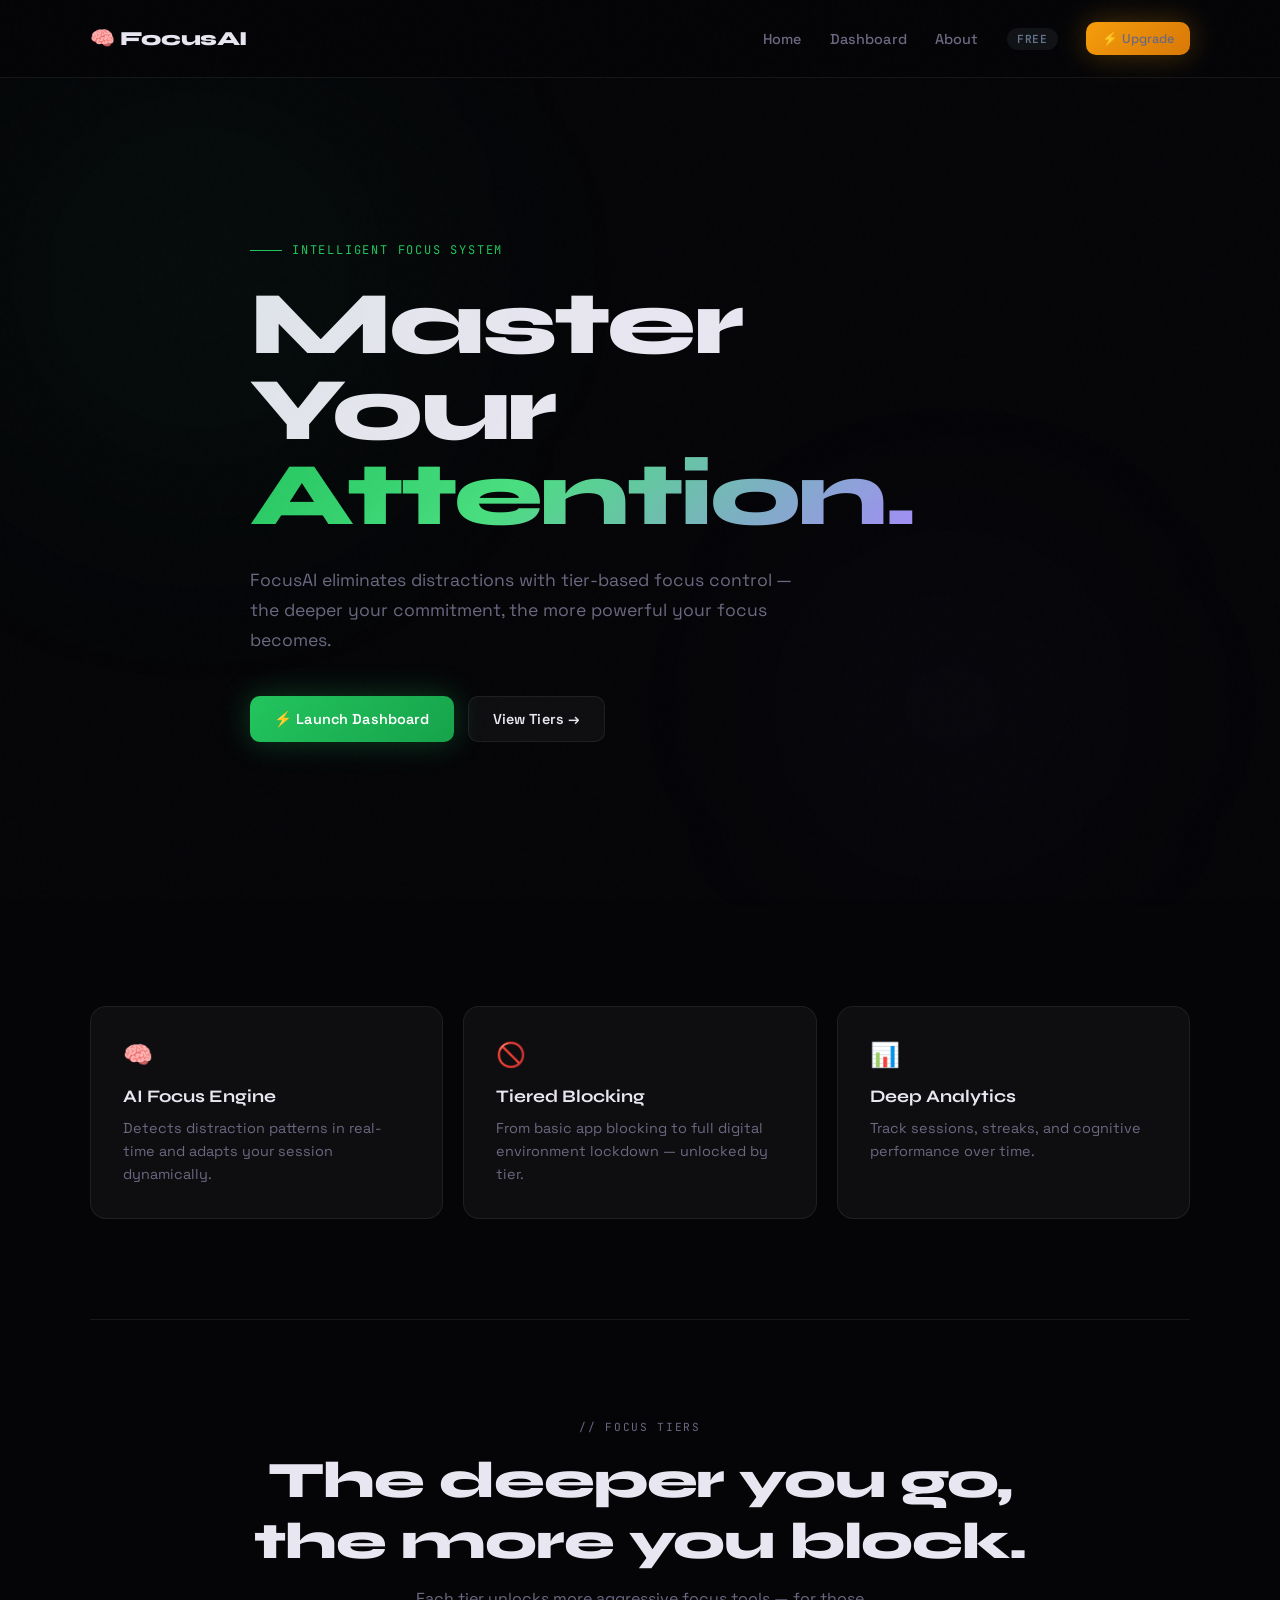
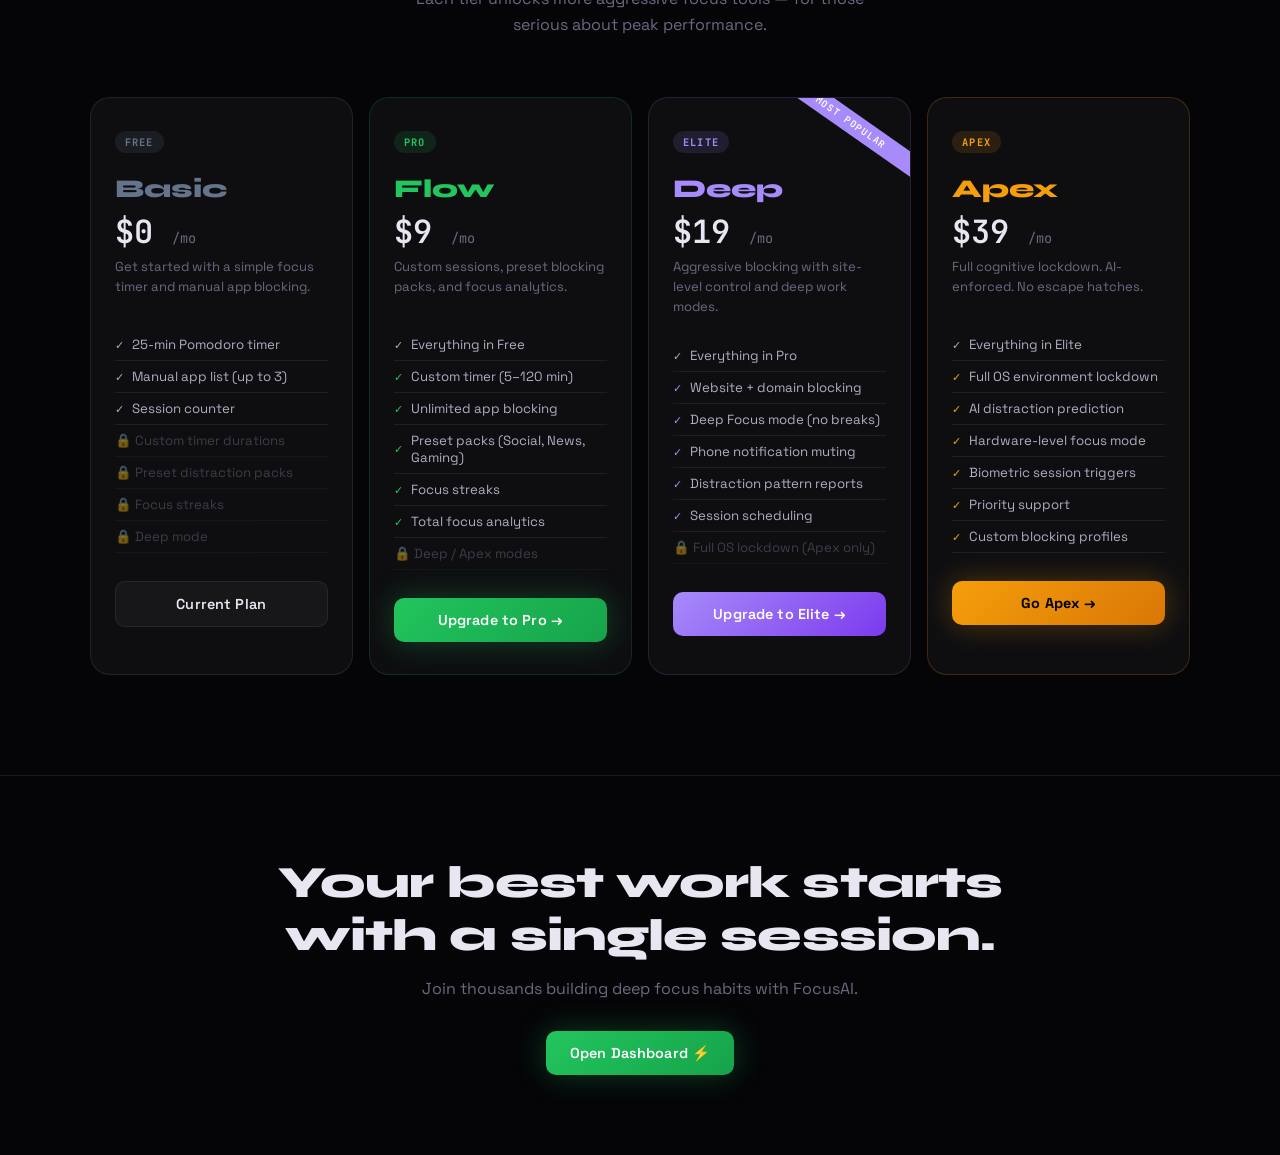
<file: index.html>
<!DOCTYPE html>
<html lang="en">
<head>
  <meta charset="UTF-8">
  <meta name="viewport" content="width=device-width, initial-scale=1.0">
  <title>FocusAI — Master Your Attention</title>
  <link rel="stylesheet" href="style.css">
</head>
<body>

<nav class="navbar">
  <div class="nav-logo">🧠 FocusAI</div>
  <div class="nav-links">
    <a href="index.html">Home</a>
    <a href="app.html">Dashboard</a>
    <a href="about.html">About</a>
    <span class="nav-tier-badge" id="navTierBadge" style="background:rgba(100,116,139,0.12);color:#64748b;">FREE</span>
    <a href="#upgrade" class="btn btn-upgrade" onclick="openUpgradeModal()" style="padding:8px 16px;font-size:0.8rem;">⚡ Upgrade</a>
  </div>
</nav>

<!-- HERO -->
<section class="hero">
  <div class="hero-bg-orb orb-1"></div>
  <div class="hero-bg-orb orb-2"></div>
  <div class="hero-content">
    <div class="hero-eyebrow">Intelligent Focus System</div>
    <h1>Master<br>Your <span>Attention.</span></h1>
    <p>FocusAI eliminates distractions with tier-based focus control — the deeper your commitment, the more powerful your focus becomes.</p>
    <div class="hero-cta">
      <a href="app.html" class="btn btn-primary">⚡ Launch Dashboard</a>
      <a href="#tiers" class="btn btn-ghost">View Tiers →</a>
    </div>
  </div>
</section>

<!-- FEATURES -->
<section class="features">
  <div class="feature-card">
    <span class="feature-icon">🧠</span>
    <h3>AI Focus Engine</h3>
    <p>Detects distraction patterns in real-time and adapts your session dynamically.</p>
  </div>
  <div class="feature-card">
    <span class="feature-icon">🚫</span>
    <h3>Tiered Blocking</h3>
    <p>From basic app blocking to full digital environment lockdown — unlocked by tier.</p>
  </div>
  <div class="feature-card">
    <span class="feature-icon">📊</span>
    <h3>Deep Analytics</h3>
    <p>Track sessions, streaks, and cognitive performance over time.</p>
  </div>
</section>

<div class="divider"></div>

<!-- TIERS -->
<section class="tiers-section" id="tiers">
  <div class="section-header">
    <span class="section-label">// Focus Tiers</span>
    <h2>The deeper you go,<br>the more you block.</h2>
    <p>Each tier unlocks more aggressive focus tools — for those serious about peak performance.</p>
  </div>

  <div class="tiers-grid">

    <!-- FREE -->
    <div class="tier-card tier-free" id="tierCard-free">
      <span class="tier-badge">Free</span>
      <div class="tier-name">Basic</div>
      <div class="tier-price">$0 <span>/mo</span></div>
      <div class="tier-desc">Get started with a simple focus timer and manual app blocking.</div>
      <ul class="tier-features">
        <li><span class="check">✓</span> 25-min Pomodoro timer</li>
        <li><span class="check">✓</span> Manual app list (up to 3)</li>
        <li><span class="check">✓</span> Session counter</li>
        <li class="locked">🔒 Custom timer durations</li>
        <li class="locked">🔒 Preset distraction packs</li>
        <li class="locked">🔒 Focus streaks</li>
        <li class="locked">🔒 Deep mode</li>
      </ul>
      <button class="btn btn-ghost" style="width:100%;justify-content:center;" onclick="setTier('free')">Current Plan</button>
    </div>

    <!-- PRO -->
    <div class="tier-card tier-pro">
      <span class="tier-badge">Pro</span>
      <div class="tier-name">Flow</div>
      <div class="tier-price">$9 <span>/mo</span></div>
      <div class="tier-desc">Custom sessions, preset blocking packs, and focus analytics.</div>
      <ul class="tier-features">
        <li><span class="check">✓</span> Everything in Free</li>
        <li><span class="check text-pro">✓</span> Custom timer (5–120 min)</li>
        <li><span class="check text-pro">✓</span> Unlimited app blocking</li>
        <li><span class="check text-pro">✓</span> Preset packs (Social, News, Gaming)</li>
        <li><span class="check text-pro">✓</span> Focus streaks</li>
        <li><span class="check text-pro">✓</span> Total focus analytics</li>
        <li class="locked">🔒 Deep / Apex modes</li>
      </ul>
      <button class="btn btn-primary" style="width:100%;justify-content:center;" onclick="openUpgradeModal('pro')">Upgrade to Pro →</button>
    </div>

    <!-- ELITE -->
    <div class="tier-card tier-elite popular">
      <span class="tier-badge">Elite</span>
      <div class="tier-name">Deep</div>
      <div class="tier-price">$19 <span>/mo</span></div>
      <div class="tier-desc">Aggressive blocking with site-level control and deep work modes.</div>
      <ul class="tier-features">
        <li><span class="check">✓</span> Everything in Pro</li>
        <li><span class="check text-elite">✓</span> Website + domain blocking</li>
        <li><span class="check text-elite">✓</span> Deep Focus mode (no breaks)</li>
        <li><span class="check text-elite">✓</span> Phone notification muting</li>
        <li><span class="check text-elite">✓</span> Distraction pattern reports</li>
        <li><span class="check text-elite">✓</span> Session scheduling</li>
        <li class="locked">🔒 Full OS lockdown (Apex only)</li>
      </ul>
      <button class="btn" style="width:100%;justify-content:center;background:linear-gradient(135deg,#a78bfa,#7c3aed);color:#fff;" onclick="openUpgradeModal('elite')">Upgrade to Elite →</button>
    </div>

    <!-- APEX -->
    <div class="tier-card tier-apex">
      <span class="tier-badge">Apex</span>
      <div class="tier-name">Apex</div>
      <div class="tier-price">$39 <span>/mo</span></div>
      <div class="tier-desc">Full cognitive lockdown. AI-enforced. No escape hatches.</div>
      <ul class="tier-features">
        <li><span class="check">✓</span> Everything in Elite</li>
        <li><span class="check text-apex">✓</span> Full OS environment lockdown</li>
        <li><span class="check text-apex">✓</span> AI distraction prediction</li>
        <li><span class="check text-apex">✓</span> Hardware-level focus mode</li>
        <li><span class="check text-apex">✓</span> Biometric session triggers</li>
        <li><span class="check text-apex">✓</span> Priority support</li>
        <li><span class="check text-apex">✓</span> Custom blocking profiles</li>
      </ul>
      <button class="btn btn-upgrade" style="width:100%;justify-content:center;" onclick="openUpgradeModal('apex')">Go Apex →</button>
    </div>

  </div>
</section>

<!-- CTA -->
<section class="cta-section">
  <h2>Your best work starts<br>with a single session.</h2>
  <p>Join thousands building deep focus habits with FocusAI.</p>
  <a href="app.html" class="btn btn-primary">Open Dashboard ⚡</a>
</section>

<!-- UPGRADE MODAL -->
<div class="modal-overlay" id="upgradeModal">
  <div class="modal">
    <button class="modal-close" onclick="closeUpgradeModal()">✕</button>
    <div class="modal-title">Upgrade Your Focus</div>
    <div class="modal-sub">Select a tier and unlock deeper blocking capabilities.</div>

    <div class="modal-tiers">
      <div class="modal-tier-card tier-free" id="mcard-free" onclick="selectModalTier('free')">
        <span class="tier-badge" style="background:rgba(100,116,139,0.12);color:#64748b;">Free</span>
        <div class="modal-tier-name text-free">Basic</div>
        <div class="modal-tier-price">$0 <small>/mo</small></div>
        <ul class="modal-feature-list">
          <li><span class="fi">◦</span> 25-min timer</li>
          <li><span class="fi">◦</span> 3 blocked apps</li>
          <li><span class="fi">◦</span> Basic stats</li>
        </ul>
      </div>

      <div class="modal-tier-card tier-pro" id="mcard-pro" onclick="selectModalTier('pro')">
        <span class="tier-badge" style="background:rgba(34,197,94,0.12);color:#22c55e;">Pro</span>
        <div class="modal-tier-name text-pro">Flow</div>
        <div class="modal-tier-price">$9 <small>/mo</small></div>
        <ul class="modal-feature-list">
          <li><span class="fi">✓</span> Custom timer durations</li>
          <li><span class="fi">✓</span> Unlimited blocking</li>
          <li><span class="fi">✓</span> Preset packs</li>
          <li><span class="fi">✓</span> Focus streaks</li>
        </ul>
      </div>

      <div class="modal-tier-card tier-elite" id="mcard-elite" onclick="selectModalTier('elite')">
        <span class="tier-badge" style="background:rgba(167,139,250,0.12);color:#a78bfa;">Elite</span>
        <div class="modal-tier-name text-elite">Deep</div>
        <div class="modal-tier-price">$19 <small>/mo</small></div>
        <ul class="modal-feature-list">
          <li><span class="fi">✓</span> Website blocking</li>
          <li><span class="fi">✓</span> Deep Focus mode</li>
          <li><span class="fi">✓</span> Distraction reports</li>
          <li><span class="fi">✓</span> Session scheduling</li>
        </ul>
      </div>

      <div class="modal-tier-card tier-apex" id="mcard-apex" onclick="selectModalTier('apex')">
        <span class="tier-badge" style="background:rgba(245,158,11,0.12);color:#f59e0b;">Apex</span>
        <div class="modal-tier-name text-apex">Apex</div>
        <div class="modal-tier-price">$39 <small>/mo</small></div>
        <ul class="modal-feature-list">
          <li><span class="fi">✓</span> OS-level lockdown</li>
          <li><span class="fi">✓</span> AI predictions</li>
          <li><span class="fi">✓</span> Biometric triggers</li>
          <li><span class="fi">✓</span> Custom profiles</li>
        </ul>
      </div>
    </div>

    <div class="modal-actions">
      <button class="btn btn-primary" id="confirmUpgradeBtn" onclick="confirmUpgrade()">Confirm Upgrade</button>
      <button class="btn btn-ghost" onclick="closeUpgradeModal()">Maybe later</button>
      <span class="selected-tier-label" id="selectedTierLabel"></span>
    </div>
  </div>
</div>

<script src="tier.js"></script>
<script>
  updateNavBadge();
</script>
</body>
</html>
</file>
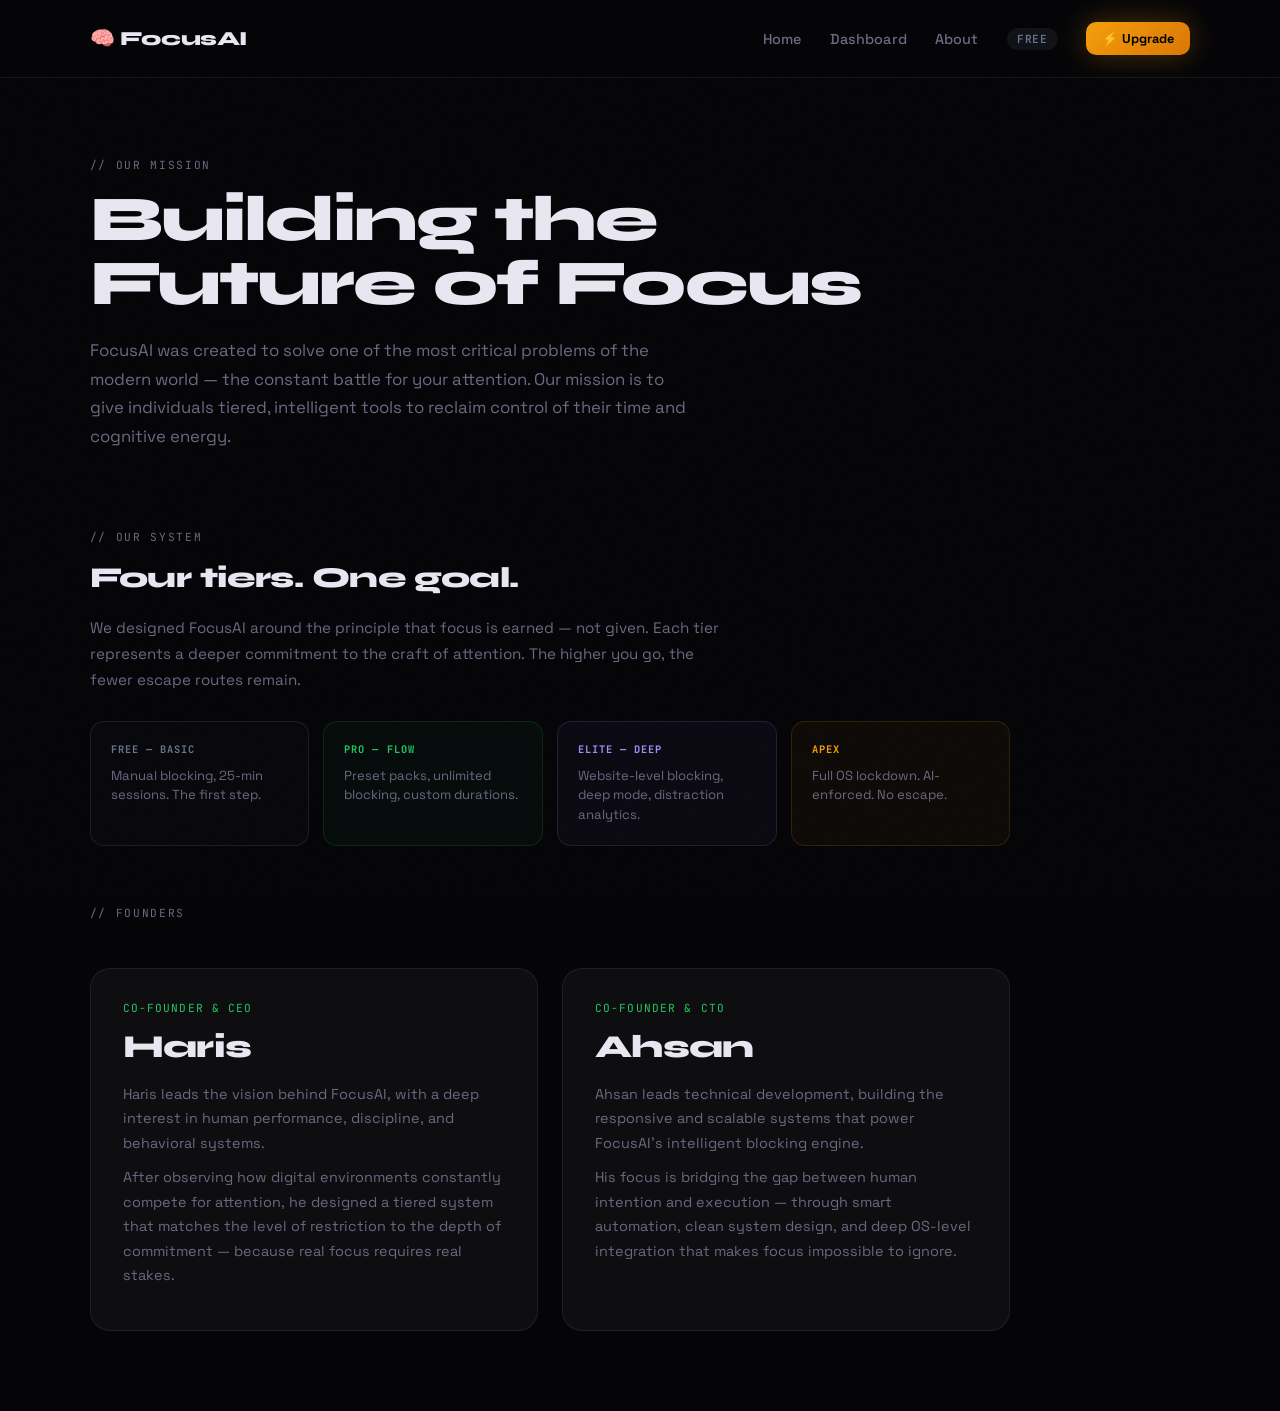
<file: about.html>
<!DOCTYPE html>
<html lang="en">
<head>
  <meta charset="UTF-8">
  <meta name="viewport" content="width=device-width, initial-scale=1.0">
  <title>About — FocusAI</title>
  <link rel="stylesheet" href="style.css">
</head>
<body>

<nav class="navbar">
  <div class="nav-logo">🧠 FocusAI</div>
  <div class="nav-links">
    <a href="index.html">Home</a>
    <a href="app.html">Dashboard</a>
    <a href="about.html">About</a>
    <span class="nav-tier-badge" id="navTierBadge" style="background:rgba(100,116,139,0.12);color:#64748b;">FREE</span>
    <button class="btn btn-upgrade" onclick="openUpgradeModal()" style="padding:8px 16px;font-size:0.8rem;border:none;cursor:pointer;">⚡ Upgrade</button>
  </div>
</nav>

<div class="about-wrap">

  <div class="about-hero">
    <span class="section-label">// Our Mission</span>
    <h1>Building the<br>Future of Focus</h1>
    <p class="about-intro">
      FocusAI was created to solve one of the most critical problems of the modern world —
      the constant battle for your attention. Our mission is to give individuals tiered, intelligent
      tools to reclaim control of their time and cognitive energy.
    </p>
  </div>

  <div style="margin-bottom:60px;">
    <span class="section-label">// Our System</span>
    <h2 style="font-family:'Syne',sans-serif;font-size:1.8rem;font-weight:800;margin-bottom:20px;letter-spacing:-0.02em;">Four tiers. One goal.</h2>
    <p style="color:var(--muted);max-width:640px;line-height:1.7;font-size:0.95rem;">
      We designed FocusAI around the principle that focus is earned — not given. Each tier represents a deeper
      commitment to the craft of attention. The higher you go, the fewer escape routes remain.
    </p>

    <div style="display:grid;grid-template-columns:repeat(4,1fr);gap:14px;margin-top:28px;">
      <div style="padding:20px;border-radius:14px;border:1px solid rgba(100,116,139,0.2);background:rgba(100,116,139,0.04);">
        <div style="font-family:'JetBrains Mono',monospace;font-size:0.65rem;color:#64748b;font-weight:700;letter-spacing:0.1em;margin-bottom:10px;">FREE — BASIC</div>
        <p style="font-size:0.82rem;color:var(--muted);line-height:1.5;">Manual blocking, 25-min sessions. The first step.</p>
      </div>
      <div style="padding:20px;border-radius:14px;border:1px solid rgba(34,197,94,0.15);background:rgba(34,197,94,0.04);">
        <div style="font-family:'JetBrains Mono',monospace;font-size:0.65rem;color:#22c55e;font-weight:700;letter-spacing:0.1em;margin-bottom:10px;">PRO — FLOW</div>
        <p style="font-size:0.82rem;color:var(--muted);line-height:1.5;">Preset packs, unlimited blocking, custom durations.</p>
      </div>
      <div style="padding:20px;border-radius:14px;border:1px solid rgba(167,139,250,0.15);background:rgba(167,139,250,0.04);">
        <div style="font-family:'JetBrains Mono',monospace;font-size:0.65rem;color:#a78bfa;font-weight:700;letter-spacing:0.1em;margin-bottom:10px;">ELITE — DEEP</div>
        <p style="font-size:0.82rem;color:var(--muted);line-height:1.5;">Website-level blocking, deep mode, distraction analytics.</p>
      </div>
      <div style="padding:20px;border-radius:14px;border:1px solid rgba(245,158,11,0.15);background:rgba(245,158,11,0.04);">
        <div style="font-family:'JetBrains Mono',monospace;font-size:0.65rem;color:#f59e0b;font-weight:700;letter-spacing:0.1em;margin-bottom:10px;">APEX</div>
        <p style="font-size:0.82rem;color:var(--muted);line-height:1.5;">Full OS lockdown. AI-enforced. No escape.</p>
      </div>
    </div>
  </div>

  <div>
    <span class="section-label">// Founders</span>
    <div class="founders-grid">

      <div class="founder-card">
        <span class="founder-role">Co-Founder & CEO</span>
        <div class="founder-name">Haris</div>
        <p>
          Haris leads the vision behind FocusAI, with a deep interest in human performance,
          discipline, and behavioral systems.
        </p>
        <p>
          After observing how digital environments constantly compete for attention, he designed
          a tiered system that matches the level of restriction to the depth of commitment — because
          real focus requires real stakes.
        </p>
      </div>

      <div class="founder-card">
        <span class="founder-role">Co-Founder & CTO</span>
        <div class="founder-name">Ahsan</div>
        <p>
          Ahsan leads technical development, building the responsive and scalable systems
          that power FocusAI's intelligent blocking engine.
        </p>
        <p>
          His focus is bridging the gap between human intention and execution — through smart
          automation, clean system design, and deep OS-level integration that makes focus
          impossible to ignore.
        </p>
      </div>

    </div>
  </div>

</div>

<!-- UPGRADE MODAL -->
<div class="modal-overlay" id="upgradeModal">
  <div class="modal">
    <button class="modal-close" onclick="closeUpgradeModal()">✕</button>
    <div class="modal-title">Upgrade Your Focus</div>
    <div class="modal-sub">Select a tier to unlock deeper focus capabilities.</div>
    <div class="modal-tiers">
      <div class="modal-tier-card tier-free" id="mcard-free" onclick="selectModalTier('free')">
        <span class="tier-badge" style="background:rgba(100,116,139,0.12);color:#64748b;">Free</span>
        <div class="modal-tier-name text-free">Basic</div>
        <div class="modal-tier-price">$0 <small>/mo</small></div>
        <ul class="modal-feature-list"><li><span class="fi">◦</span> 25-min timer</li><li><span class="fi">◦</span> 3 blocked apps</li></ul>
      </div>
      <div class="modal-tier-card tier-pro" id="mcard-pro" onclick="selectModalTier('pro')">
        <span class="tier-badge" style="background:rgba(34,197,94,0.12);color:#22c55e;">Pro</span>
        <div class="modal-tier-name text-pro">Flow</div>
        <div class="modal-tier-price">$9 <small>/mo</small></div>
        <ul class="modal-feature-list"><li><span class="fi">✓</span> Custom timers</li><li><span class="fi">✓</span> Unlimited blocking</li><li><span class="fi">✓</span> Preset packs</li></ul>
      </div>
      <div class="modal-tier-card tier-elite" id="mcard-elite" onclick="selectModalTier('elite')">
        <span class="tier-badge" style="background:rgba(167,139,250,0.12);color:#a78bfa;">Elite</span>
        <div class="modal-tier-name text-elite">Deep</div>
        <div class="modal-tier-price">$19 <small>/mo</small></div>
        <ul class="modal-feature-list"><li><span class="fi">✓</span> Website blocking</li><li><span class="fi">✓</span> Deep mode</li><li><span class="fi">✓</span> Distraction charts</li></ul>
      </div>
      <div class="modal-tier-card tier-apex" id="mcard-apex" onclick="selectModalTier('apex')">
        <span class="tier-badge" style="background:rgba(245,158,11,0.12);color:#f59e0b;">Apex</span>
        <div class="modal-tier-name text-apex">Apex</div>
        <div class="modal-tier-price">$39 <small>/mo</small></div>
        <ul class="modal-feature-list"><li><span class="fi">✓</span> OS lockdown</li><li><span class="fi">✓</span> AI predictions</li><li><span class="fi">✓</span> Biometric triggers</li></ul>
      </div>
    </div>
    <div class="modal-actions">
      <button class="btn btn-primary" id="confirmUpgradeBtn" onclick="confirmUpgrade()">Confirm Upgrade</button>
      <button class="btn btn-ghost" onclick="closeUpgradeModal()">Maybe later</button>
      <span class="selected-tier-label" id="selectedTierLabel"></span>
    </div>
  </div>
</div>

<script src="tier.js"></script>
<script>updateNavBadge();</script>
</body>
</html>
</file>
<file: style.css>
@import url('https://fonts.googleapis.com/css2?family=Space+Grotesk:wght@300;400;500;600;700&family=Syne:wght@400;700;800&family=JetBrains+Mono:wght@400;600&display=swap');

:root {
  --bg: #050508;
  --surface: rgba(255,255,255,0.04);
  --surface-hover: rgba(255,255,255,0.07);
  --border: rgba(255,255,255,0.07);
  --text: #e8e6f0;
  --muted: #6b6880;

  /* Tier Colors */
  --free: #64748b;
  --free-glow: rgba(100,116,139,0.3);
  --pro: #22c55e;
  --pro-glow: rgba(34,197,94,0.25);
  --elite: #a78bfa;
  --elite-glow: rgba(167,139,250,0.25);
  --apex: #f59e0b;
  --apex-glow: rgba(245,158,11,0.3);
}

* { box-sizing: border-box; margin: 0; padding: 0; }

html { scroll-behavior: smooth; }

body {
  font-family: 'Space Grotesk', sans-serif;
  background: var(--bg);
  color: var(--text);
  min-height: 100vh;
  overflow-x: hidden;
}

/* GRAIN OVERLAY */
body::before {
  content: '';
  position: fixed;
  inset: 0;
  background-image: url("data:image/svg+xml,%3Csvg viewBox='0 0 256 256' xmlns='http://www.w3.org/2000/svg'%3E%3Cfilter id='noise'%3E%3CfeTurbulence type='fractalNoise' baseFrequency='0.9' numOctaves='4' stitchTiles='stitch'/%3E%3C/filter%3E%3Crect width='100%25' height='100%25' filter='url(%23noise)' opacity='0.035'/%3E%3C/svg%3E");
  pointer-events: none;
  z-index: 1000;
  opacity: 0.4;
}

/* NAV */
.navbar {
  display: flex;
  justify-content: space-between;
  align-items: center;
  padding: 22px 7%;
  border-bottom: 1px solid var(--border);
  position: sticky;
  top: 0;
  background: rgba(5,5,8,0.85);
  backdrop-filter: blur(24px);
  z-index: 100;
}

.nav-logo {
  font-family: 'Syne', sans-serif;
  font-weight: 800;
  font-size: 1.25rem;
  letter-spacing: -0.02em;
  display: flex;
  align-items: center;
  gap: 8px;
}

.nav-links { display: flex; align-items: center; gap: 28px; }

.nav-links a {
  color: var(--muted);
  text-decoration: none;
  font-size: 0.9rem;
  font-weight: 500;
  letter-spacing: 0.01em;
  transition: color 0.2s;
}

.nav-links a:hover { color: var(--text); }

.nav-tier-badge {
  font-family: 'JetBrains Mono', monospace;
  font-size: 0.7rem;
  padding: 4px 10px;
  border-radius: 20px;
  font-weight: 600;
  letter-spacing: 0.08em;
  text-transform: uppercase;
}

/* HERO */
.hero {
  min-height: 92vh;
  display: grid;
  place-content: center;
  padding: 80px 7%;
  position: relative;
  overflow: hidden;
}

.hero-bg-orb {
  position: absolute;
  border-radius: 50%;
  filter: blur(120px);
  pointer-events: none;
}

.orb-1 {
  width: 600px; height: 600px;
  background: radial-gradient(circle, rgba(34,197,94,0.08) 0%, transparent 70%);
  top: -100px; left: -100px;
}

.orb-2 {
  width: 400px; height: 400px;
  background: radial-gradient(circle, rgba(167,139,250,0.06) 0%, transparent 70%);
  bottom: 0; right: 10%;
}

.hero-content { max-width: 780px; }

.hero-eyebrow {
  font-family: 'JetBrains Mono', monospace;
  font-size: 0.75rem;
  letter-spacing: 0.15em;
  color: var(--pro);
  text-transform: uppercase;
  margin-bottom: 24px;
  display: flex;
  align-items: center;
  gap: 10px;
}

.hero-eyebrow::before {
  content: '';
  width: 32px; height: 1px;
  background: var(--pro);
}

.hero h1 {
  font-family: 'Syne', sans-serif;
  font-size: clamp(3rem, 7vw, 6rem);
  font-weight: 800;
  line-height: 0.95;
  letter-spacing: -0.03em;
  margin-bottom: 28px;
}

.hero h1 span {
  background: linear-gradient(135deg, #22c55e 0%, #4ade80 40%, #a78bfa 100%);
  -webkit-background-clip: text;
  -webkit-text-fill-color: transparent;
}

.hero p {
  color: var(--muted);
  font-size: 1.1rem;
  line-height: 1.7;
  max-width: 560px;
  margin-bottom: 40px;
}

.hero-cta { display: flex; gap: 14px; flex-wrap: wrap; }

/* BUTTONS */
.btn {
  display: inline-flex;
  align-items: center;
  gap: 8px;
  padding: 13px 24px;
  border-radius: 10px;
  font-size: 0.9rem;
  font-weight: 600;
  font-family: 'Space Grotesk', sans-serif;
  cursor: pointer;
  border: none;
  transition: all 0.2s ease;
  text-decoration: none;
  letter-spacing: 0.01em;
}

.btn-primary {
  background: linear-gradient(135deg, #22c55e, #16a34a);
  color: #fff;
  box-shadow: 0 0 30px rgba(34,197,94,0.3);
}

.btn-primary:hover {
  transform: translateY(-2px);
  box-shadow: 0 0 40px rgba(34,197,94,0.5);
}

.btn-ghost {
  background: var(--surface);
  color: var(--text);
  border: 1px solid var(--border);
}

.btn-ghost:hover {
  background: var(--surface-hover);
  border-color: rgba(255,255,255,0.15);
}

.btn-upgrade {
  background: linear-gradient(135deg, #f59e0b, #d97706);
  color: #000;
  box-shadow: 0 0 30px rgba(245,158,11,0.3);
  font-weight: 700;
}

.btn-upgrade:hover {
  transform: translateY(-2px);
  box-shadow: 0 0 50px rgba(245,158,11,0.5);
}

/* FEATURES */
.features {
  padding: 100px 7%;
  display: grid;
  grid-template-columns: repeat(3, 1fr);
  gap: 20px;
}

.feature-card {
  padding: 32px;
  border-radius: 16px;
  background: var(--surface);
  border: 1px solid var(--border);
  transition: all 0.3s ease;
  position: relative;
  overflow: hidden;
}

.feature-card::before {
  content: '';
  position: absolute;
  inset: 0;
  background: linear-gradient(135deg, transparent, rgba(34,197,94,0.03));
  opacity: 0;
  transition: opacity 0.3s;
}

.feature-card:hover { border-color: rgba(34,197,94,0.2); transform: translateY(-4px); }
.feature-card:hover::before { opacity: 1; }

.feature-icon {
  font-size: 1.5rem;
  margin-bottom: 16px;
  display: block;
}

.feature-card h3 {
  font-family: 'Syne', sans-serif;
  font-size: 1.1rem;
  font-weight: 700;
  margin-bottom: 10px;
}

.feature-card p {
  color: var(--muted);
  font-size: 0.9rem;
  line-height: 1.6;
}

/* TIERS SECTION */
.tiers-section {
  padding: 100px 7%;
}

.section-header {
  text-align: center;
  margin-bottom: 60px;
}

.section-label {
  font-family: 'JetBrains Mono', monospace;
  font-size: 0.7rem;
  letter-spacing: 0.15em;
  color: var(--muted);
  text-transform: uppercase;
  margin-bottom: 16px;
  display: block;
}

.section-header h2 {
  font-family: 'Syne', sans-serif;
  font-size: clamp(2rem, 4vw, 3.5rem);
  font-weight: 800;
  letter-spacing: -0.02em;
  margin-bottom: 14px;
}

.section-header p { color: var(--muted); max-width: 500px; margin: 0 auto; line-height: 1.6; }

.tiers-grid {
  display: grid;
  grid-template-columns: repeat(4, 1fr);
  gap: 16px;
}

.tier-card {
  border-radius: 20px;
  padding: 32px 24px;
  border: 1px solid var(--border);
  background: var(--surface);
  position: relative;
  transition: all 0.3s ease;
  overflow: hidden;
}

.tier-card.active {
  border-width: 2px;
}

.tier-card.popular::before {
  content: 'MOST POPULAR';
  position: absolute;
  top: 14px; right: -22px;
  background: var(--elite);
  color: #fff;
  font-family: 'JetBrains Mono', monospace;
  font-size: 0.6rem;
  font-weight: 600;
  letter-spacing: 0.1em;
  padding: 4px 40px;
  transform: rotate(35deg);
}

.tier-badge {
  font-family: 'JetBrains Mono', monospace;
  font-size: 0.65rem;
  font-weight: 700;
  letter-spacing: 0.12em;
  text-transform: uppercase;
  padding: 4px 10px;
  border-radius: 20px;
  display: inline-block;
  margin-bottom: 20px;
}

.tier-name {
  font-family: 'Syne', sans-serif;
  font-size: 1.6rem;
  font-weight: 800;
  margin-bottom: 6px;
}

.tier-price {
  font-family: 'JetBrains Mono', monospace;
  font-size: 2rem;
  font-weight: 600;
  margin-bottom: 4px;
}

.tier-price span {
  font-size: 0.85rem;
  color: var(--muted);
  font-weight: 400;
}

.tier-desc {
  color: var(--muted);
  font-size: 0.82rem;
  line-height: 1.5;
  margin-bottom: 24px;
  min-height: 48px;
}

.tier-features {
  list-style: none;
  margin-bottom: 28px;
}

.tier-features li {
  font-size: 0.83rem;
  padding: 7px 0;
  border-bottom: 1px solid var(--border);
  display: flex;
  align-items: center;
  gap: 8px;
  color: #b0adc0;
}

.tier-features li.locked { color: var(--muted); opacity: 0.5; }
.tier-features li .check { font-size: 0.7rem; }

/* FREE TIER */
.tier-free { border-color: rgba(100,116,139,0.2); }
.tier-free .tier-badge { background: rgba(100,116,139,0.15); color: var(--free); }
.tier-free .tier-name { color: var(--free); }
.tier-free.active { border-color: var(--free); box-shadow: 0 0 40px rgba(100,116,139,0.1); }

/* PRO TIER */
.tier-pro { border-color: rgba(34,197,94,0.15); }
.tier-pro .tier-badge { background: rgba(34,197,94,0.12); color: var(--pro); }
.tier-pro .tier-name { color: var(--pro); }
.tier-pro.active { border-color: var(--pro); box-shadow: 0 0 40px var(--pro-glow); }

/* ELITE TIER */
.tier-elite { border-color: rgba(167,139,250,0.15); }
.tier-elite .tier-badge { background: rgba(167,139,250,0.12); color: var(--elite); }
.tier-elite .tier-name { color: var(--elite); }
.tier-elite.active { border-color: var(--elite); box-shadow: 0 0 40px var(--elite-glow); }

/* APEX TIER */
.tier-apex { border-color: rgba(245,158,11,0.2); }
.tier-apex .tier-badge { background: rgba(245,158,11,0.12); color: var(--apex); }
.tier-apex .tier-name { color: var(--apex); }
.tier-apex.active { border-color: var(--apex); box-shadow: 0 0 40px var(--apex-glow); }

/* CTA */
.cta-section {
  text-align: center;
  padding: 80px 7%;
  border-top: 1px solid var(--border);
}

.cta-section h2 {
  font-family: 'Syne', sans-serif;
  font-size: clamp(1.8rem, 3.5vw, 3rem);
  font-weight: 800;
  margin-bottom: 16px;
  letter-spacing: -0.02em;
}

.cta-section p { color: var(--muted); margin-bottom: 32px; }

/* DASHBOARD */
.dashboard-wrapper {
  padding: 40px 5%;
}

.dashboard-header {
  display: flex;
  align-items: center;
  justify-content: space-between;
  margin-bottom: 32px;
}

.dashboard-header h1 {
  font-family: 'Syne', sans-serif;
  font-size: 1.8rem;
  font-weight: 800;
  letter-spacing: -0.02em;
}

.tier-indicator {
  display: flex;
  align-items: center;
  gap: 12px;
}

.current-tier-badge {
  font-family: 'JetBrains Mono', monospace;
  font-size: 0.7rem;
  font-weight: 700;
  letter-spacing: 0.12em;
  text-transform: uppercase;
  padding: 6px 14px;
  border-radius: 20px;
}

.dashboard-grid {
  display: grid;
  grid-template-columns: 1fr 1fr 1fr;
  gap: 20px;
  margin-bottom: 20px;
}

/* PANEL */
.panel {
  background: var(--surface);
  border: 1px solid var(--border);
  border-radius: 20px;
  padding: 28px;
  transition: border-color 0.3s;
}

.panel-title {
  font-family: 'Syne', sans-serif;
  font-size: 1rem;
  font-weight: 700;
  margin-bottom: 20px;
  letter-spacing: -0.01em;
}

/* TIMER */
.timer-display {
  font-family: 'JetBrains Mono', monospace;
  font-size: 4.5rem;
  font-weight: 600;
  letter-spacing: -0.02em;
  margin: 20px 0;
  color: var(--pro);
  transition: color 0.3s;
}

.timer-display.running { color: #4ade80; }
.timer-display.stopped { color: #ef4444; }

.timer-controls { display: flex; gap: 10px; margin-top: 16px; }

.btn-sm {
  padding: 10px 18px;
  border-radius: 10px;
  font-family: 'Space Grotesk', sans-serif;
  font-size: 0.82rem;
  font-weight: 600;
  cursor: pointer;
  border: none;
  transition: all 0.2s;
}

.btn-start { background: linear-gradient(135deg, #22c55e, #16a34a); color: #fff; }
.btn-start:hover { transform: translateY(-1px); box-shadow: 0 4px 20px rgba(34,197,94,0.4); }
.btn-stop { background: linear-gradient(135deg, #ef4444, #dc2626); color: #fff; }
.btn-stop:hover { transform: translateY(-1px); }
.btn-reset { background: var(--surface-hover); color: var(--text); border: 1px solid var(--border); }
.btn-reset:hover { background: rgba(255,255,255,0.1); }

.timer-mode-selector {
  display: flex;
  gap: 8px;
  margin-bottom: 16px;
}

.mode-btn {
  padding: 6px 14px;
  border-radius: 8px;
  font-size: 0.78rem;
  font-weight: 600;
  font-family: 'Space Grotesk', sans-serif;
  cursor: pointer;
  border: 1px solid var(--border);
  background: transparent;
  color: var(--muted);
  transition: all 0.2s;
}

.mode-btn.active-mode {
  background: var(--surface-hover);
  color: var(--text);
  border-color: rgba(255,255,255,0.15);
}

.mode-btn.locked-mode {
  opacity: 0.35;
  cursor: not-allowed;
}

.mode-btn .lock-icon { font-size: 0.65rem; }

/* BLOCKER PANEL */
.blocker-panel { grid-column: span 1; }

.tier-gated {
  position: relative;
}

.locked-overlay {
  position: absolute;
  inset: 0;
  background: rgba(5,5,8,0.7);
  border-radius: 16px;
  display: flex;
  flex-direction: column;
  align-items: center;
  justify-content: center;
  gap: 10px;
  backdrop-filter: blur(4px);
  z-index: 10;
}

.locked-overlay .lock-icon { font-size: 1.8rem; }

.locked-overlay p {
  font-size: 0.82rem;
  color: var(--muted);
  text-align: center;
  max-width: 180px;
  line-height: 1.5;
}

.blocker-input-row {
  display: flex;
  gap: 10px;
  margin-bottom: 16px;
}

.app-input {
  flex: 1;
  padding: 10px 14px;
  border-radius: 10px;
  border: 1px solid var(--border);
  background: rgba(255,255,255,0.04);
  color: var(--text);
  font-family: 'Space Grotesk', sans-serif;
  font-size: 0.85rem;
  outline: none;
  transition: 0.2s;
}

.app-input:focus { border-color: var(--pro); box-shadow: 0 0 0 3px rgba(34,197,94,0.1); }

.blocked-apps-list { list-style: none; }

.blocked-app-item {
  display: flex;
  align-items: center;
  justify-content: space-between;
  padding: 9px 12px;
  margin-bottom: 6px;
  background: rgba(239,68,68,0.06);
  border: 1px solid rgba(239,68,68,0.12);
  border-radius: 10px;
  font-size: 0.83rem;
}

.blocked-app-item button {
  background: none;
  border: none;
  color: var(--muted);
  cursor: pointer;
  font-size: 0.85rem;
  padding: 2px 6px;
  border-radius: 6px;
  transition: 0.15s;
}

.blocked-app-item button:hover { color: #ef4444; background: rgba(239,68,68,0.1); }

.preset-tags { display: flex; flex-wrap: wrap; gap: 6px; margin-top: 12px; }

.preset-tag {
  padding: 4px 10px;
  border-radius: 6px;
  font-size: 0.72rem;
  font-weight: 600;
  font-family: 'JetBrains Mono', monospace;
  cursor: pointer;
  border: 1px solid var(--border);
  background: var(--surface);
  color: var(--muted);
  transition: 0.2s;
}

.preset-tag:hover { border-color: rgba(255,255,255,0.2); color: var(--text); }
.preset-tag.locked { opacity: 0.3; cursor: not-allowed; }

/* ANALYTICS */
.stat-row {
  display: flex;
  align-items: baseline;
  gap: 8px;
  margin-bottom: 6px;
}

.stat-num {
  font-family: 'JetBrains Mono', monospace;
  font-size: 2.8rem;
  font-weight: 600;
  line-height: 1;
}

.stat-label { color: var(--muted); font-size: 0.8rem; margin-bottom: 14px; }

.progress-track {
  height: 6px;
  background: rgba(255,255,255,0.05);
  border-radius: 10px;
  margin: 8px 0 24px;
  overflow: hidden;
}

.progress-fill {
  height: 100%;
  border-radius: 10px;
  background: linear-gradient(90deg, #22c55e, #4ade80);
  transition: width 0.5s ease;
  width: 0%;
}

.streak-box {
  display: flex;
  align-items: center;
  gap: 10px;
  padding: 12px;
  border-radius: 12px;
  border: 1px solid var(--border);
  background: rgba(245,158,11,0.05);
  margin-bottom: 16px;
}

.streak-box.locked { opacity: 0.35; }

.streak-emoji { font-size: 1.3rem; }
.streak-info { font-size: 0.8rem; color: var(--muted); }
.streak-info strong { color: var(--apex); display: block; font-size: 0.95rem; }

/* TIER PROGRESS PANEL */
.tier-progress-panel {
  grid-column: span 3;
}

.tier-track {
  display: flex;
  gap: 0;
  margin: 20px 0 12px;
  position: relative;
}

.tier-track::before {
  content: '';
  position: absolute;
  top: 50%;
  left: 0; right: 0;
  height: 2px;
  background: var(--border);
  transform: translateY(-50%);
  z-index: 0;
}

.tier-step {
  flex: 1;
  display: flex;
  flex-direction: column;
  align-items: center;
  gap: 8px;
  position: relative;
  z-index: 1;
}

.tier-step-dot {
  width: 36px; height: 36px;
  border-radius: 50%;
  border: 2px solid var(--border);
  background: var(--bg);
  display: flex;
  align-items: center;
  justify-content: center;
  font-size: 0.65rem;
  font-family: 'JetBrains Mono', monospace;
  font-weight: 700;
  letter-spacing: 0.05em;
  transition: all 0.3s;
}

.tier-step-dot.completed { border-color: var(--pro); background: var(--pro); color: #000; }
.tier-step-dot.current { border-color: var(--pro); background: transparent; color: var(--pro); box-shadow: 0 0 16px var(--pro-glow); }

.tier-step-name {
  font-family: 'JetBrains Mono', monospace;
  font-size: 0.65rem;
  font-weight: 700;
  letter-spacing: 0.08em;
  text-transform: uppercase;
  color: var(--muted);
}

.tier-step.active .tier-step-name { color: var(--text); }

/* UPGRADE MODAL */
.modal-overlay {
  position: fixed;
  inset: 0;
  background: rgba(5,5,8,0.85);
  backdrop-filter: blur(12px);
  z-index: 500;
  display: flex;
  align-items: center;
  justify-content: center;
  padding: 20px;
  opacity: 0;
  pointer-events: none;
  transition: opacity 0.3s;
}

.modal-overlay.open {
  opacity: 1;
  pointer-events: all;
}

.modal {
  background: #0c0c14;
  border: 1px solid rgba(255,255,255,0.1);
  border-radius: 24px;
  padding: 40px;
  max-width: 820px;
  width: 100%;
  transform: scale(0.95) translateY(20px);
  transition: transform 0.3s;
  position: relative;
  max-height: 90vh;
  overflow-y: auto;
}

.modal-overlay.open .modal { transform: scale(1) translateY(0); }

.modal-close {
  position: absolute;
  top: 18px; right: 18px;
  background: var(--surface);
  border: 1px solid var(--border);
  color: var(--muted);
  cursor: pointer;
  width: 32px; height: 32px;
  border-radius: 8px;
  font-size: 1rem;
  display: flex;
  align-items: center;
  justify-content: center;
  transition: 0.2s;
}

.modal-close:hover { color: var(--text); background: var(--surface-hover); }

.modal-title {
  font-family: 'Syne', sans-serif;
  font-size: 1.8rem;
  font-weight: 800;
  margin-bottom: 6px;
}

.modal-sub { color: var(--muted); font-size: 0.9rem; margin-bottom: 32px; }

.modal-tiers {
  display: grid;
  grid-template-columns: repeat(4, 1fr);
  gap: 12px;
}

.modal-tier-card {
  border-radius: 16px;
  padding: 20px 16px;
  border: 1px solid var(--border);
  background: var(--surface);
  cursor: pointer;
  transition: all 0.25s;
}

.modal-tier-card:hover { transform: translateY(-3px); }
.modal-tier-card.selected { border-width: 2px; }

.modal-tier-name {
  font-family: 'Syne', sans-serif;
  font-size: 1.1rem;
  font-weight: 800;
  margin: 10px 0 4px;
}

.modal-tier-price {
  font-family: 'JetBrains Mono', monospace;
  font-size: 1.4rem;
  font-weight: 600;
  margin-bottom: 12px;
}

.modal-tier-price small { font-size: 0.7rem; color: var(--muted); font-weight: 400; }

.modal-feature-list { list-style: none; }

.modal-feature-list li {
  font-size: 0.75rem;
  color: var(--muted);
  padding: 4px 0;
  display: flex;
  gap: 6px;
  align-items: flex-start;
  line-height: 1.4;
}

.modal-feature-list li .fi { flex-shrink: 0; }

.modal-actions {
  display: flex;
  gap: 12px;
  margin-top: 28px;
  align-items: center;
}

.selected-tier-label {
  font-family: 'JetBrains Mono', monospace;
  font-size: 0.75rem;
  color: var(--muted);
}

/* ABOUT */
.about-wrap {
  padding: 80px 7%;
  max-width: 1100px;
}

.about-hero {
  margin-bottom: 80px;
}

.about-hero h1 {
  font-family: 'Syne', sans-serif;
  font-size: clamp(2.5rem, 5vw, 4.5rem);
  font-weight: 800;
  letter-spacing: -0.03em;
  margin-bottom: 20px;
  line-height: 1;
}

.about-hero p { color: var(--muted); max-width: 600px; line-height: 1.7; font-size: 1.05rem; }

.founders-grid {
  display: grid;
  grid-template-columns: repeat(2, 1fr);
  gap: 24px;
  margin-top: 48px;
}

.founder-card {
  background: var(--surface);
  border: 1px solid var(--border);
  border-radius: 20px;
  padding: 32px;
  transition: all 0.3s;
}

.founder-card:hover { border-color: rgba(255,255,255,0.12); transform: translateY(-4px); }

.founder-role {
  font-family: 'JetBrains Mono', monospace;
  font-size: 0.7rem;
  letter-spacing: 0.1em;
  text-transform: uppercase;
  color: var(--pro);
  margin-bottom: 12px;
  display: block;
}

.founder-name {
  font-family: 'Syne', sans-serif;
  font-size: 2rem;
  font-weight: 800;
  margin-bottom: 16px;
  letter-spacing: -0.02em;
}

.founder-card p { color: var(--muted); font-size: 0.9rem; line-height: 1.7; margin-bottom: 10px; }

/* UTILITY */
.divider { height: 1px; background: var(--border); margin: 0 7%; }

.text-pro { color: var(--pro); }
.text-elite { color: var(--elite); }
.text-apex { color: var(--apex); }
.text-free { color: var(--free); }

@media (max-width: 900px) {
  .tiers-grid, .modal-tiers { grid-template-columns: repeat(2, 1fr); }
  .features { grid-template-columns: 1fr; }
  .dashboard-grid { grid-template-columns: 1fr; }
  .tier-progress-panel { grid-column: span 1; }
  .founders-grid { grid-template-columns: 1fr; }
}
</file>
